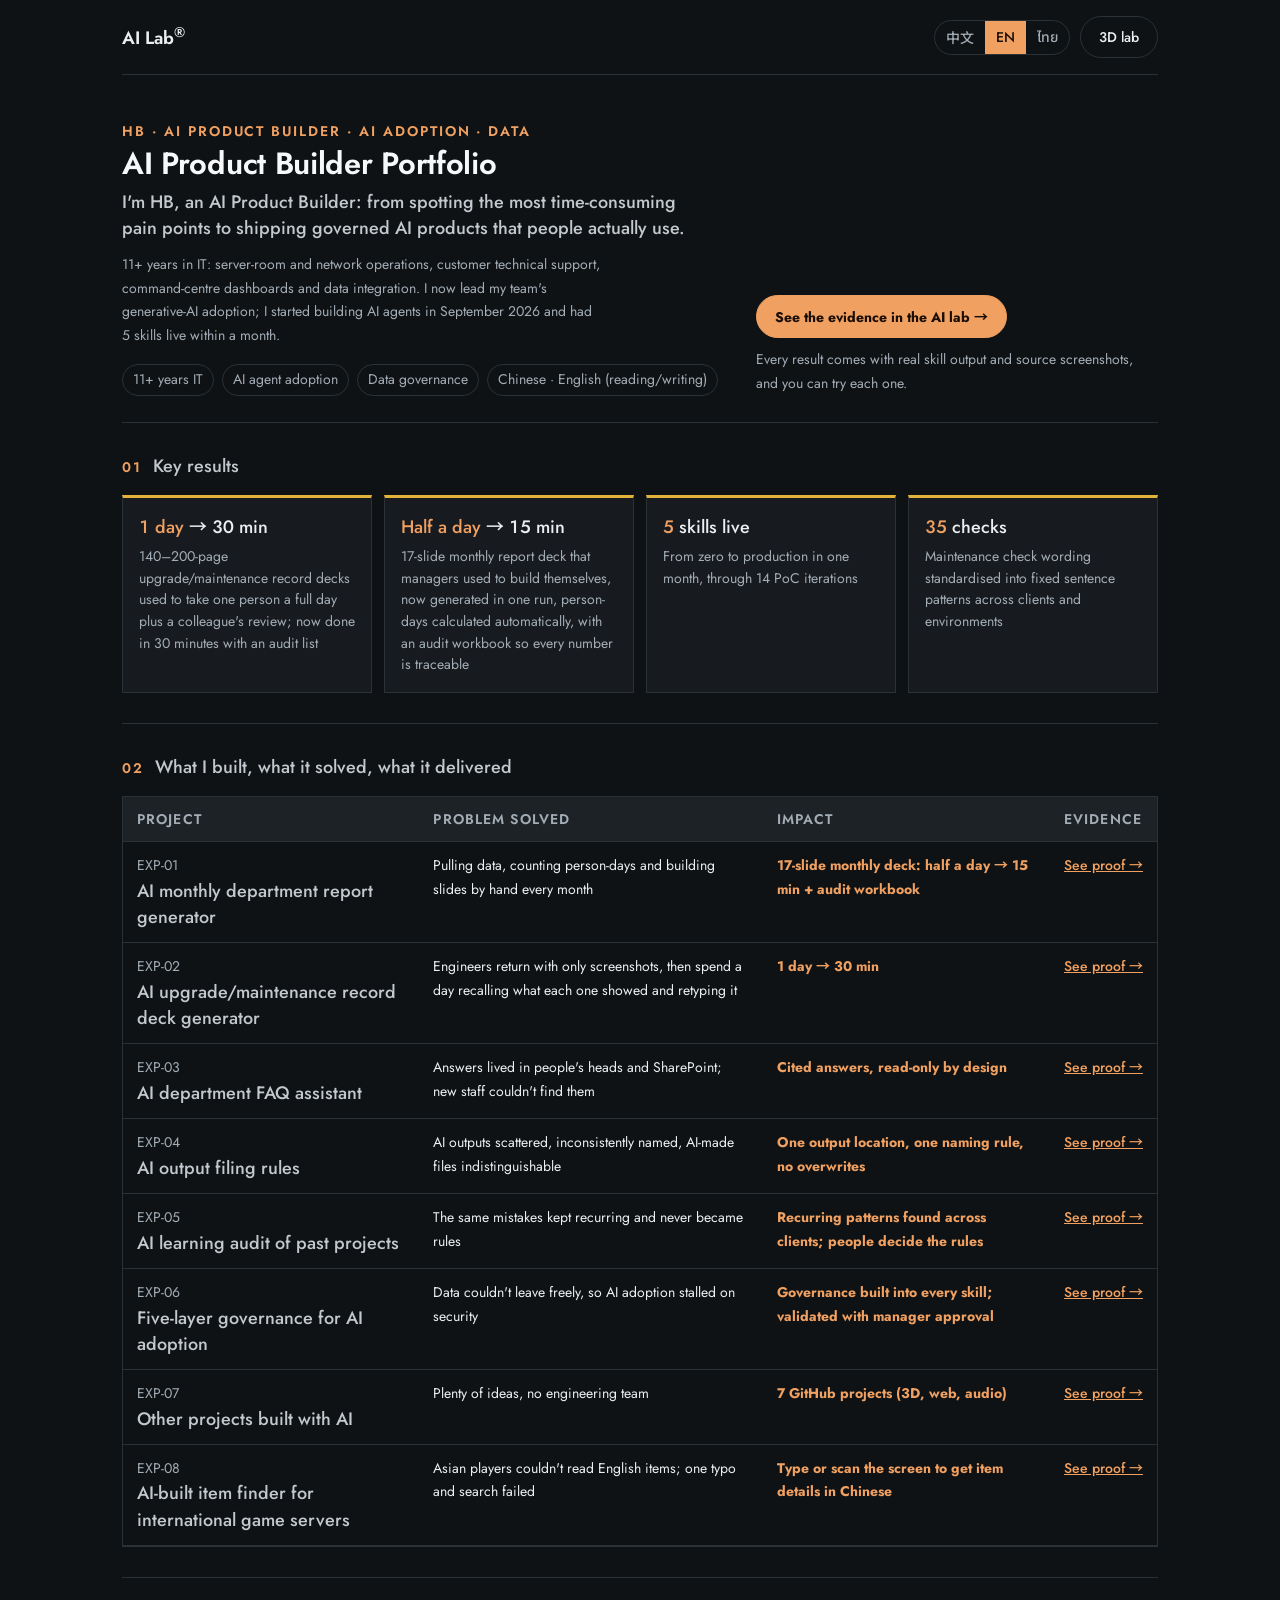
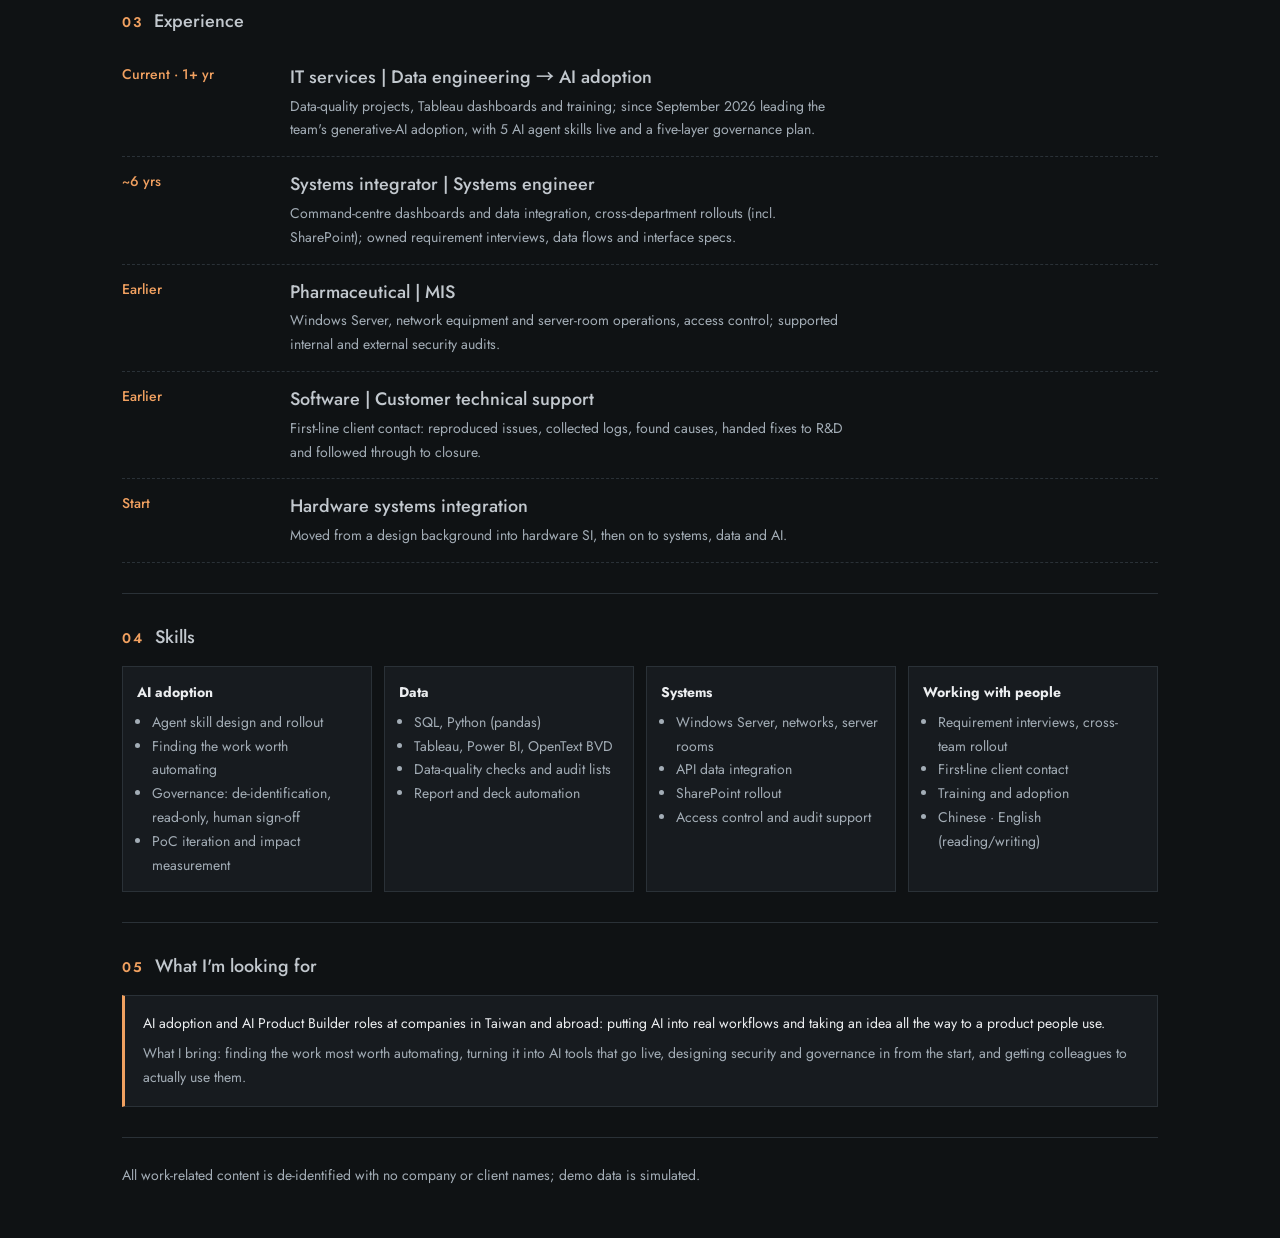
<file: profile.html>
<!DOCTYPE html>
<html lang="zh-Hant">
<head>
<meta charset="utf-8">
<meta name="viewport" content="width=device-width, initial-scale=1">
<title>HB · AI Product Builder 作品集</title>
<link rel="preconnect" href="https://fonts.googleapis.com">
<link rel="preconnect" href="https://fonts.gstatic.com" crossorigin>
<link href="https://fonts.googleapis.com/css2?family=Jost:wght@200;300;400;500;600;700;800;900&family=Noto+Sans+TC:wght@300;400;500;700;900&family=Noto+Sans+Thai:wght@300;400;500;700&display=swap" rel="stylesheet">
<script src="i18n.js"></script>
<style>
/* One-page overview: who, what, impact, proof. Industrial palette matching the 3D lab. */
:root{
  --bg:#0F1214;--panel:#171B1F;--panel2:#1D2227;--ink:#ECEEF0;--ink2:#A3ADB6;--line:#2A3137;
  --amber:#F0A060;--yellow:#E2B33B;--ok:#5CC58C;
  --display:"Jost","Noto Sans TC","Noto Sans Thai","PingFang TC","Microsoft JhengHei",sans-serif;--body:"Jost","Noto Sans TC","Noto Sans Thai","PingFang TC","Microsoft JhengHei",sans-serif;--mono:"Jost","Noto Sans TC","Noto Sans Thai","PingFang TC","Microsoft JhengHei",sans-serif;
  color-scheme:dark;
}
*{box-sizing:border-box}html,body{margin:0}
body{background:var(--bg);color:var(--ink);font:16px/1.7 var(--body)}
a{color:var(--amber)}
.wrap{max-width:1080px;margin:0 auto;padding:0 22px}
.top{display:flex;justify-content:space-between;align-items:center;gap:12px;padding:16px 0;border-bottom:1px solid var(--line)}
.top .logo{font:600 18px var(--display);text-decoration:none;color:var(--ink)}
.top .r{display:flex;gap:10px;align-items:center}
.langsw{display:inline-flex;border:1px solid var(--line);border-radius:999px;overflow:hidden}
.langsw button{background:none;border:none;color:var(--ink2);font:500 12px var(--display);padding:6px 11px;cursor:pointer}
.langsw button[aria-pressed="true"]{background:var(--amber);color:#1A0D06}
.btn{display:inline-flex;align-items:center;gap:8px;padding:10px 18px;border-radius:999px;border:1px solid var(--line);color:var(--ink);text-decoration:none;font:500 14px var(--body)}
.btn.solid{background:var(--amber);border-color:var(--amber);color:#1A0D06;font-weight:700}
.hero{padding:46px 0 26px;display:grid;grid-template-columns:minmax(0,3fr) minmax(0,2fr);gap:30px;align-items:end}
@media (max-width:820px){.hero{grid-template-columns:1fr}}
.k{font:600 12px var(--mono);letter-spacing:.14em;color:var(--amber);text-transform:uppercase}
h1{font:300 clamp(42px,6vw,72px)/1.05 var(--display);margin:.15em 0 .2em;letter-spacing:-.01em}
.role{font:500 clamp(18px,2.2vw,22px)/1.5 var(--body);margin:0 0 12px;text-wrap:balance}
.lede{color:var(--ink2);max-width:60ch;margin:0}
.chips{display:flex;flex-wrap:wrap;gap:8px;margin-top:16px}
.chip{font-size:13px;padding:3px 10px;border:1px solid var(--line);border-radius:999px;color:var(--ink2)}
.cta{display:flex;flex-direction:column;gap:10px;align-items:flex-start}
.cta p{margin:0;font-size:13px;color:var(--ink2)}
section{padding:30px 0;border-top:1px solid var(--line)}
h2{font:500 22px var(--body);margin:0 0 16px;display:flex;gap:12px;align-items:baseline}
h2 small{font:600 12px var(--mono);color:var(--amber);letter-spacing:.12em}
.tiles{display:grid;grid-template-columns:repeat(4,minmax(0,1fr));gap:12px}
@media (max-width:820px){.tiles{grid-template-columns:repeat(2,minmax(0,1fr))}}
.tile{background:var(--panel);border:1px solid var(--line);border-top:3px solid var(--yellow);padding:16px}
.tile strong{display:block;font:500 clamp(26px,3vw,34px)/1.15 var(--display);color:var(--ink);font-variant-numeric:tabular-nums}
.tile strong em{font-style:normal;color:var(--amber)}
.tile span{display:block;margin-top:6px;font-size:14px;color:var(--ink2);line-height:1.55}
.tbl{overflow-x:auto;border:1px solid var(--line)}
table{border-collapse:collapse;width:100%;min-width:760px;font-size:14.5px}
th,td{padding:12px 14px;border-bottom:1px solid var(--line);text-align:left;vertical-align:top}
th{background:var(--panel2);font:600 12px var(--mono);letter-spacing:.08em;color:var(--ink2);text-transform:uppercase}
td.case b{display:block;font-size:15.5px}td.case small{color:var(--ink2);font:12px var(--mono)}
td.gain{color:var(--amber);font-weight:700;white-space:normal;min-width:160px}
td.ev a{white-space:nowrap;font-weight:500}
.tl{display:flex;flex-direction:column;gap:0}
.tl .it{display:grid;grid-template-columns:150px minmax(0,1fr);gap:18px;padding:14px 0;border-bottom:1px dashed var(--line)}
@media (max-width:640px){.tl .it{grid-template-columns:1fr;gap:2px}}
.tl .when{font:500 14px var(--mono);color:var(--amber)}
.tl b{font-size:16px}.tl p{margin:4px 0 0;color:var(--ink2);font-size:14.5px;max-width:70ch}
.cols{display:grid;grid-template-columns:repeat(4,minmax(0,1fr));gap:12px}
@media (max-width:820px){.cols{grid-template-columns:repeat(2,minmax(0,1fr))}}
.col{background:var(--panel);border:1px solid var(--line);padding:14px}
.col b{display:block;margin-bottom:6px}.col ul{margin:0;padding-left:1.1em;color:var(--ink2);font-size:14px}
.target{background:var(--panel);border:1px solid var(--line);border-left:3px solid var(--amber);padding:16px 18px}
.target p{margin:0 0 6px}.target p:last-child{margin:0;color:var(--ink2);font-size:14.5px}
footer{padding:26px 0 50px;color:var(--ink2);font-size:13px;border-top:1px solid var(--line)}
a:focus-visible,button:focus-visible{outline:2px solid var(--amber);outline-offset:2px}
</style>
<link rel="stylesheet" href="type.css">
</head>
<body>
<div class="wrap">
  <header class="top"><a class="logo" href="index.html">AI Lab<sup>®</sup></a><div class="r"><span id="sw"></span><a class="btn" href="index.html" data-t="toLab"></a></div></header>

  <div class="hero">
    <div>
      <div class="k" data-t="k"></div>
      <h1 data-t="h1"></h1>
      <p class="role" data-t="role"></p>
      <p class="lede" data-t="lede"></p>
      <div class="chips" id="chips"></div>
    </div>
    <div class="cta"><a class="btn solid" href="index.html#room" data-t="ctaLab"></a><p data-t="ctaNote"></p></div>
  </div>

  <section><h2><small>01</small><span data-t="h.impact"></span></h2><div class="tiles" id="tiles"></div></section>
  <section><h2><small>02</small><span data-t="h.cases"></span></h2><div class="tbl"><table><thead><tr><th data-t="th.case"></th><th data-t="th.pain"></th><th data-t="th.gain"></th><th data-t="th.ev"></th></tr></thead><tbody id="rows"></tbody></table></div></section>
  <section><h2><small>03</small><span data-t="h.tl"></span></h2><div class="tl" id="tl"></div></section>
  <section><h2><small>04</small><span data-t="h.skills"></span></h2><div class="cols" id="cols"></div></section>
  <section><h2><small>05</small><span data-t="h.target"></span></h2><div class="target"><p data-t="target1"></p><p data-t="target2"></p></div></section>
  <footer data-t="foot"></footer>
</div>
<script>
const L=(window.I18N&&I18N.lang)||"zh";
const T={
 k:{zh:"HB · AI Product Builder · AI 導入 · 資料",en:"HB · AI Product Builder · AI adoption · Data",th:"HB · AI Product Builder · การนำ AI มาใช้ · ข้อมูล"},
 h1:{zh:"AI Product Builder 作品集",en:"AI Product Builder Portfolio",th:"พอร์ตโฟลิโอ AI Product Builder"},
 role:{zh:"我是 HB，一位 AI Product Builder：從找出最耗工的痛點，到做成可上線、可治理、真的有人在用的 AI 產品。",en:"I'm HB, an AI Product Builder: from spotting the most time-consuming pain points to shipping governed AI products that people actually use.",th:"ผมชื่อ HB เป็น AI Product Builder: ตั้งแต่หาจุดที่เสียเวลาที่สุด ไปจนถึงส่งมอบผลิตภัณฑ์ AI ที่ใช้งานจริง กำกับดูแลได้ และมีคนใช้จริง"},
 lede:{zh:"超過 11 年 IT 資歷，做過機房與網路維運、客戶技術窗口、戰情室儀表板與資料整合，現在負責團隊的生成式 AI 導入。2026 年 9 月開始做 AI Agent，一個月內讓 5 支 Skill 上線。",en:"11+ years in IT: server-room and network operations, customer technical support, command-centre dashboards and data integration. I now lead my team's generative-AI adoption; I started building AI agents in September 2026 and had 5 skills live within a month.",th:"ประสบการณ์ไอทีมากกว่า 11 ปี ทั้งดูแลห้องเซิร์ฟเวอร์และเครือข่าย ผู้ประสานงานเทคนิคกับลูกค้า แดชบอร์ดศูนย์บัญชาการ และการเชื่อมต่อข้อมูล ปัจจุบันรับผิดชอบการนำ Generative AI มาใช้ในทีม เริ่มสร้าง AI Agent ในเดือนกันยายน 2026 และใช้งานจริงได้ 5 Skill ภายในหนึ่งเดือน"},
 chips:{zh:["11+ 年 IT","AI Agent 導入","資料治理","中文・英文讀寫"],en:["11+ years IT","AI agent adoption","Data governance","Chinese · English (reading/writing)"],th:["ไอที 11+ ปี","นำ AI Agent มาใช้","กำกับดูแลข้อมูล","จีน · อังกฤษ (อ่าน/เขียน)"]},
 toLab:{zh:"3D 實驗室",en:"3D lab",th:"ห้องแล็บ 3D"},
 ctaLab:{zh:"進入 AI 實驗室看實際證據 →",en:"See the evidence in the AI lab →",th:"ดูหลักฐานในห้องแล็บ AI →"},
 ctaNote:{zh:"每個成果都附 Skill 實際產出的畫面與原始檔截圖，也可以直接操作。",en:"Every result comes with real skill output and source screenshots, and you can try each one.",th:"ทุกผลงานมีภาพผลลัพธ์จริงของ Skill และภาพไฟล์ต้นฉบับ และทดลองใช้งานได้"},
 "h.impact":{zh:"關鍵成果",en:"Key results",th:"ผลลัพธ์สำคัญ"},
 "h.cases":{zh:"做過什麼、解決什麼、效益在哪",en:"What I built, what it solved, what it delivered",th:"ทำอะไร แก้ปัญหาอะไร และได้ผลอย่างไร"},
 "th.case":{zh:"成果",en:"Project",th:"ผลงาน"},"th.pain":{zh:"解決的問題",en:"Problem solved",th:"ปัญหาที่แก้"},"th.gain":{zh:"效益",en:"Impact",th:"ผลลัพธ์"},"th.ev":{zh:"證據",en:"Evidence",th:"หลักฐาน"},
 "h.tl":{zh:"經歷",en:"Experience",th:"ประสบการณ์"},
 "h.skills":{zh:"能力",en:"Skills",th:"ทักษะ"},
 "h.target":{zh:"求職方向",en:"What I'm looking for",th:"ตำแหน่งที่มองหา"},
 target1:{zh:"國內外企業的 AI 導入與 AI Product Builder 相關職務：把 AI 用進真實工作流程，從一個想法做到可上線的產品。",en:"AI adoption and AI Product Builder roles at companies in Taiwan and abroad: putting AI into real workflows and taking an idea all the way to a product people use.",th:"ตำแหน่งด้านการนำ AI มาใช้และ AI Product Builder ในองค์กรทั้งในไต้หวันและต่างประเทศ: นำ AI เข้าสู่งานจริง และพาไอเดียไปจนเป็นผลิตภัณฑ์ที่ใช้งานได้"},
 target2:{zh:"能帶來的是：找出最值得自動化的作業、做成可上線的 AI 工具、同時把資安與治理設計進去，並推動同事真的用起來。",en:"What I bring: finding the work most worth automating, turning it into AI tools that go live, designing security and governance in from the start, and getting colleagues to actually use them.",th:"สิ่งที่ผมนำมาได้: ค้นหางานที่คุ้มค่าที่สุดในการทำให้อัตโนมัติ สร้างเป็นเครื่องมือ AI ที่ใช้งานจริง ออกแบบความปลอดภัยและการกำกับดูแลตั้งแต่ต้น และผลักดันให้เพื่อนร่วมงานใช้งานจริง"},
 foot:{zh:"所有工作相關內容均已去識別化，不含公司與客戶名稱；展示資料為模擬資料。",en:"All work-related content is de-identified with no company or client names; demo data is simulated.",th:"เนื้อหาที่เกี่ยวกับงานทั้งหมดปกปิดตัวตนแล้ว ไม่มีชื่อบริษัทหรือลูกค้า ข้อมูลสาธิตเป็นข้อมูลจำลอง"},
 ev:{zh:"看證據 →",en:"See proof →",th:"ดูหลักฐาน →"}
};
const t=k=>(T[k]&&(T[k][L]||T[k].zh))||k;
const TILES={
 zh:[["<em>1 天</em> → 30 分鐘","140–200 頁的升級／保養紀錄簡報，原本一人整天製作再請同事核對，現在半小時完成並附核對明細"],["<em>半天</em> → 15 分鐘","主管自己整理的 17 頁月會簡報一次產出，人天自動計算，附核對明細 Excel，每個數字可回查"],["<em>5 支</em> Skill","一個月內從零到上線，經過 14 版 PoC 迭代"],["<em>35 項</em>","保養檢查寫法統一成標準句型，跨客戶、跨環境一致"]],
 en:[["<em>1 day</em> → 30 min","140–200-page upgrade/maintenance record decks used to take one person a full day plus a colleague's review; now done in 30 minutes with an audit list"],["<em>Half a day</em> → 15 min","17-slide monthly report deck that managers used to build themselves, now generated in one run, person-days calculated automatically, with an audit workbook so every number is traceable"],["<em>5</em> skills live","From zero to production in one month, through 14 PoC iterations"],["<em>35</em> checks","Maintenance check wording standardised into fixed sentence patterns across clients and environments"]],
 th:[["<em>1 วัน</em> → 30 นาที","สไลด์บันทึกอัปเกรด/บำรุงรักษา 140–200 หน้า เดิมใช้คนหนึ่งคนทั้งวันและให้เพื่อนตรวจ ตอนนี้เสร็จใน 30 นาทีพร้อมรายการตรวจสอบ"],["<em>ครึ่งวัน</em> → 15 นาที","สไลด์รายงานประจำเดือน 17 หน้าที่หัวหน้าเคยทำเอง สร้างในครั้งเดียว คำนวณ man-day อัตโนมัติ พร้อม Excel ตรวจสอบให้ย้อนดูทุกตัวเลขได้"],["<em>5</em> Skill","จากศูนย์ถึงใช้งานจริงในหนึ่งเดือน ผ่าน PoC 14 รอบ"],["<em>35</em> รายการ","ปรับการเขียนรายการตรวจบำรุงรักษาเป็นรูปแบบมาตรฐานเดียวกันทุกลูกค้าและทุกสภาพแวดล้อม"]]
};
const ROWS={
 zh:[["manual","AI 升級／保養紀錄簡報產生器","現場只帶截圖回來，回公司要回想每張圖在做什麼、再手打或剪貼舊簡報，一份一整天","1 天 → 30 分鐘"],
     ["report","AI 部門月會報告產生器","每月手動撈資料、算人天、逐頁排簡報","17 頁月報簡報：半天 → 15 分鐘＋核對明細"],
     ["gov","AI 導入的五層治理","資料不能隨意外送，AI 導入卡在資安","治理寫進每支 Skill，主管同意下完成驗證"],
     ["kb","AI 部門 FAQ 問答助手","答案散在同事腦中與 SharePoint，新人找不到","有出處的回答，只讀不寫"],
     ["cases","AI 歷史案子學習稽核","同樣的錯誤反覆發生，經驗沒變成規則","跨客戶找出重複模式，規則由人決定"],
     ["maint","AI 產出檔案存放規範","AI 產出散落、命名不一、分不出是否 AI 生成","單一出口、統一命名、不覆蓋"],
     ["ocr","AI 協作開發的國際服道具辨識工具","亞洲玩家看不懂英文道具，拼錯就查不到","打字或掃描畫面都能查到中文資料"],
     ["build","用 AI 開發的其他作品","想法多但沒有工程團隊","7 個 GitHub 專案（3D、網頁、音效）"]],
 en:[["manual","AI upgrade/maintenance record deck generator","Engineers return with only screenshots, then spend a day recalling what each one showed and retyping it","1 day → 30 min"],
     ["report","AI monthly department report generator","Pulling data, counting person-days and building slides by hand every month","17-slide monthly deck: half a day → 15 min + audit workbook"],
     ["gov","Five-layer governance for AI adoption","Data couldn't leave freely, so AI adoption stalled on security","Governance built into every skill; validated with manager approval"],
     ["kb","AI department FAQ assistant","Answers lived in people's heads and SharePoint; new staff couldn't find them","Cited answers, read-only by design"],
     ["cases","AI learning audit of past projects","The same mistakes kept recurring and never became rules","Recurring patterns found across clients; people decide the rules"],
     ["maint","AI output filing rules","AI outputs scattered, inconsistently named, AI-made files indistinguishable","One output location, one naming rule, no overwrites"],
     ["ocr","AI-built item finder for international game servers","Asian players couldn't read English items; one typo and search failed","Type or scan the screen to get item details in Chinese"],
     ["build","Other projects built with AI","Plenty of ideas, no engineering team","7 GitHub projects (3D, web, audio)"]],
 th:[["manual","ตัวสร้างสไลด์บันทึกอัปเกรด/บำรุงรักษาด้วย AI","กลับมาพร้อมภาพหน้าจออย่างเดียว ต้องนึกว่าแต่ละภาพทำอะไรแล้วพิมพ์ใหม่ ใช้เวลาทั้งวัน","1 วัน → 30 นาที"],
     ["report","ตัวสร้างรายงานประชุมประจำเดือนด้วย AI","ต้องดึงข้อมูล คำนวณ man-day และทำสไลด์เองทุกเดือน","สไลด์รายงาน 17 หน้า: ครึ่งวัน → 15 นาที + Excel ตรวจสอบ"],
     ["gov","การกำกับดูแล 5 ชั้นสำหรับการนำ AI มาใช้","ส่งข้อมูลออกไม่ได้ การนำ AI มาใช้ติดเรื่องความปลอดภัย","ฝังการกำกับดูแลในทุก Skill และทดสอบภายใต้การอนุมัติของหัวหน้า"],
     ["kb","ผู้ช่วย AI ตอบคำถาม FAQ ของแผนก","คำตอบอยู่ในหัวคนและ SharePoint พนักงานใหม่หาไม่เจอ","ตอบพร้อมแหล่งที่มา อ่านอย่างเดียว"],
     ["cases","AI ตรวจสอบเพื่อเรียนรู้จากโปรเจกต์ในอดีต","ความผิดพลาดเดิมเกิดซ้ำและไม่กลายเป็นกฎ","พบรูปแบบซ้ำข้ามลูกค้า ให้คนตัดสินใจเรื่องกฎ"],
     ["maint","กฎการจัดเก็บไฟล์ที่สร้างด้วย AI","ไฟล์ AI กระจัดกระจาย ชื่อไม่เหมือนกัน แยกไม่ออกว่า AI สร้าง","จุดจัดเก็บเดียว ตั้งชื่อแบบเดียว ไม่เขียนทับ"],
     ["ocr","ตัวช่วยค้นหาไอเท็มเซิร์ฟเวอร์อินเตอร์ที่พัฒนาด้วย AI","ผู้เล่นเอเชียอ่านไอเท็มภาษาอังกฤษไม่ออก พิมพ์ผิดก็ค้นไม่เจอ","พิมพ์หรือสแกนหน้าจอเพื่อดูข้อมูลภาษาจีน"],
     ["build","ผลงานอื่นที่พัฒนาด้วย AI","มีไอเดียมากแต่ไม่มีทีมวิศวกร","7 โปรเจกต์บน GitHub (3D, เว็บ, เสียง)"]]
};
const TL={
 zh:[["現職 · 1 年多","IT 服務業｜資料工程 → AI 導入","資料品質檢核專案、Tableau 儀表板與教育訓練；2026 年 9 月起負責團隊的生成式 AI 導入，5 支 AI Agent Skill 上線並規劃五層治理。"],
     ["約 6 年","系統整合業｜系統工程師","戰情室儀表板開發與資料串接，跨部門系統導入（含 SharePoint），負責需求訪談、資料流與介接格式定義。"],
     ["更早","醫藥業｜MIS","Windows Server、網路設備與機房維運，權限控管；協助內外部資安稽核與改善。"],
     ["更早","軟體業｜客戶技術支援","客戶第一線窗口：重現問題、收集 log、釐清原因交研發修正並追蹤到結案。"],
     ["起點","硬體系統整合","從設計背景轉入硬體 SI，之後一路走向系統、數據與 AI。"]],
 en:[["Current · 1+ yr","IT services | Data engineering → AI adoption","Data-quality projects, Tableau dashboards and training; since September 2026 leading the team's generative-AI adoption, with 5 AI agent skills live and a five-layer governance plan."],
     ["~6 yrs","Systems integrator | Systems engineer","Command-centre dashboards and data integration, cross-department rollouts (incl. SharePoint); owned requirement interviews, data flows and interface specs."],
     ["Earlier","Pharmaceutical | MIS","Windows Server, network equipment and server-room operations, access control; supported internal and external security audits."],
     ["Earlier","Software | Customer technical support","First-line client contact: reproduced issues, collected logs, found causes, handed fixes to R&D and followed through to closure."],
     ["Start","Hardware systems integration","Moved from a design background into hardware SI, then on to systems, data and AI."]],
 th:[["ปัจจุบัน · 1 ปีกว่า","ธุรกิจบริการไอที | วิศวกรข้อมูล → การนำ AI มาใช้","โปรเจกต์ตรวจคุณภาพข้อมูล แดชบอร์ด Tableau และการอบรม ตั้งแต่กันยายน 2026 รับผิดชอบการนำ Generative AI มาใช้ในทีม มี AI Agent Skill ใช้งานจริง 5 ตัว และวางแผนการกำกับดูแล 5 ชั้น"],
     ["ประมาณ 6 ปี","บูรณาการระบบ | วิศวกรระบบ","พัฒนาแดชบอร์ดศูนย์บัญชาการและเชื่อมต่อข้อมูล นำระบบเข้าใช้ข้ามแผนก (รวม SharePoint) รับผิดชอบการเก็บความต้องการ กำหนดการไหลของข้อมูลและรูปแบบการเชื่อมต่อ"],
     ["ก่อนหน้า","ธุรกิจยา | MIS","ดูแล Windows Server อุปกรณ์เครือข่ายและห้องเซิร์ฟเวอร์ ควบคุมสิทธิ์ สนับสนุนการตรวจสอบความปลอดภัยภายในและภายนอก"],
     ["ก่อนหน้า","ธุรกิจซอฟต์แวร์ | ซัพพอร์ตเทคนิคลูกค้า","ผู้ติดต่อด่านแรกของลูกค้า: จำลองปัญหา เก็บ log หาสาเหตุ ส่งให้ R&D แก้ไข และติดตามจนปิดงาน"],
     ["จุดเริ่มต้น","บูรณาการระบบฮาร์ดแวร์","จากพื้นฐานด้านการออกแบบสู่งาน SI ฮาร์ดแวร์ แล้วต่อไปยังระบบ ข้อมูล และ AI"]]
};
const COLS={
 zh:[["AI 導入",["Agent Skill 設計與上線","需求盤點、找出值得自動化的作業","治理：去識別化、只讀、人工確認","PoC 迭代與成效量測"]],["資料",["SQL、Python（pandas）","Tableau、Power BI、OpenText BVD","資料品質檢核與核對明細","報表與簡報自動化"]],["系統",["Windows Server、網路、機房維運","API 資料串接","SharePoint 導入","權限控管與稽核支援"]],["協作",["需求訪談與跨部門導入","客戶第一線窗口","教育訓練與推廣","中文・英文讀寫"]]],
 en:[["AI adoption",["Agent skill design and rollout","Finding the work worth automating","Governance: de-identification, read-only, human sign-off","PoC iteration and impact measurement"]],["Data",["SQL, Python (pandas)","Tableau, Power BI, OpenText BVD","Data-quality checks and audit lists","Report and deck automation"]],["Systems",["Windows Server, networks, server rooms","API data integration","SharePoint rollout","Access control and audit support"]],["Working with people",["Requirement interviews, cross-team rollout","First-line client contact","Training and adoption","Chinese · English (reading/writing)"]]],
 th:[["การนำ AI มาใช้",["ออกแบบและเปิดใช้ Agent Skill","ค้นหางานที่ควรทำให้อัตโนมัติ","กำกับดูแล: ปกปิดข้อมูล อ่านอย่างเดียว ให้คนยืนยัน","ทำ PoC ซ้ำและวัดผล"]],["ข้อมูล",["SQL, Python (pandas)","Tableau, Power BI, OpenText BVD","ตรวจคุณภาพข้อมูลและรายการตรวจสอบ","ทำรายงานและสไลด์อัตโนมัติ"]],["ระบบ",["Windows Server เครือข่าย ห้องเซิร์ฟเวอร์","เชื่อมต่อข้อมูลผ่าน API","นำ SharePoint มาใช้","ควบคุมสิทธิ์และสนับสนุนการตรวจสอบ"]],["การทำงานร่วมกัน",["เก็บความต้องการและนำระบบใช้ข้ามแผนก","ผู้ติดต่อด่านแรกกับลูกค้า","อบรมและผลักดันการใช้งาน","จีน · อังกฤษ (อ่าน/เขียน)"]]]
};
const pick=o=>o[L]||o.zh;
document.querySelectorAll("[data-t]").forEach(el=>el.innerHTML=t(el.dataset.t));
document.getElementById("chips").innerHTML=pick(T.chips).map(c=>`<span class="chip">${c}</span>`).join("");
document.getElementById("tiles").innerHTML=pick(TILES).map(([a,b])=>`<div class="tile"><strong>${a}</strong><span>${b}</span></div>`).join("");
document.getElementById("rows").innerHTML=pick(ROWS).slice().sort((a,b)=>["report","manual","kb","maint","cases","gov","build","ocr"].indexOf(a[0])-["report","manual","kb","maint","cases","gov","build","ocr"].indexOf(b[0])).map(([id,n,p,g],i)=>`<tr><td class="case"><small>${"EXP-0"+(["report","manual","kb","maint","cases","gov","build","ocr"].indexOf(id)+1)}</small><b>${n}</b></td><td>${p}</td><td class="gain">${g}</td><td class="ev"><a href="index.html#${id}">${t("ev")}</a></td></tr>`).join("");
document.getElementById("tl").innerHTML=pick(TL).map(([w,h,d])=>`<div class="it"><div class="when">${w}</div><div><b>${h}</b><p>${d}</p></div></div>`).join("");
document.getElementById("cols").innerHTML=pick(COLS).map(([h,list])=>`<div class="col"><b>${h}</b><ul>${list.map(x=>`<li>${x}</li>`).join("")}</ul></div>`).join("");
document.getElementById("sw").innerHTML=I18N.switcher();
document.title=`HB · ${t("k")}`;
</script>
</body>
</html>
</file>
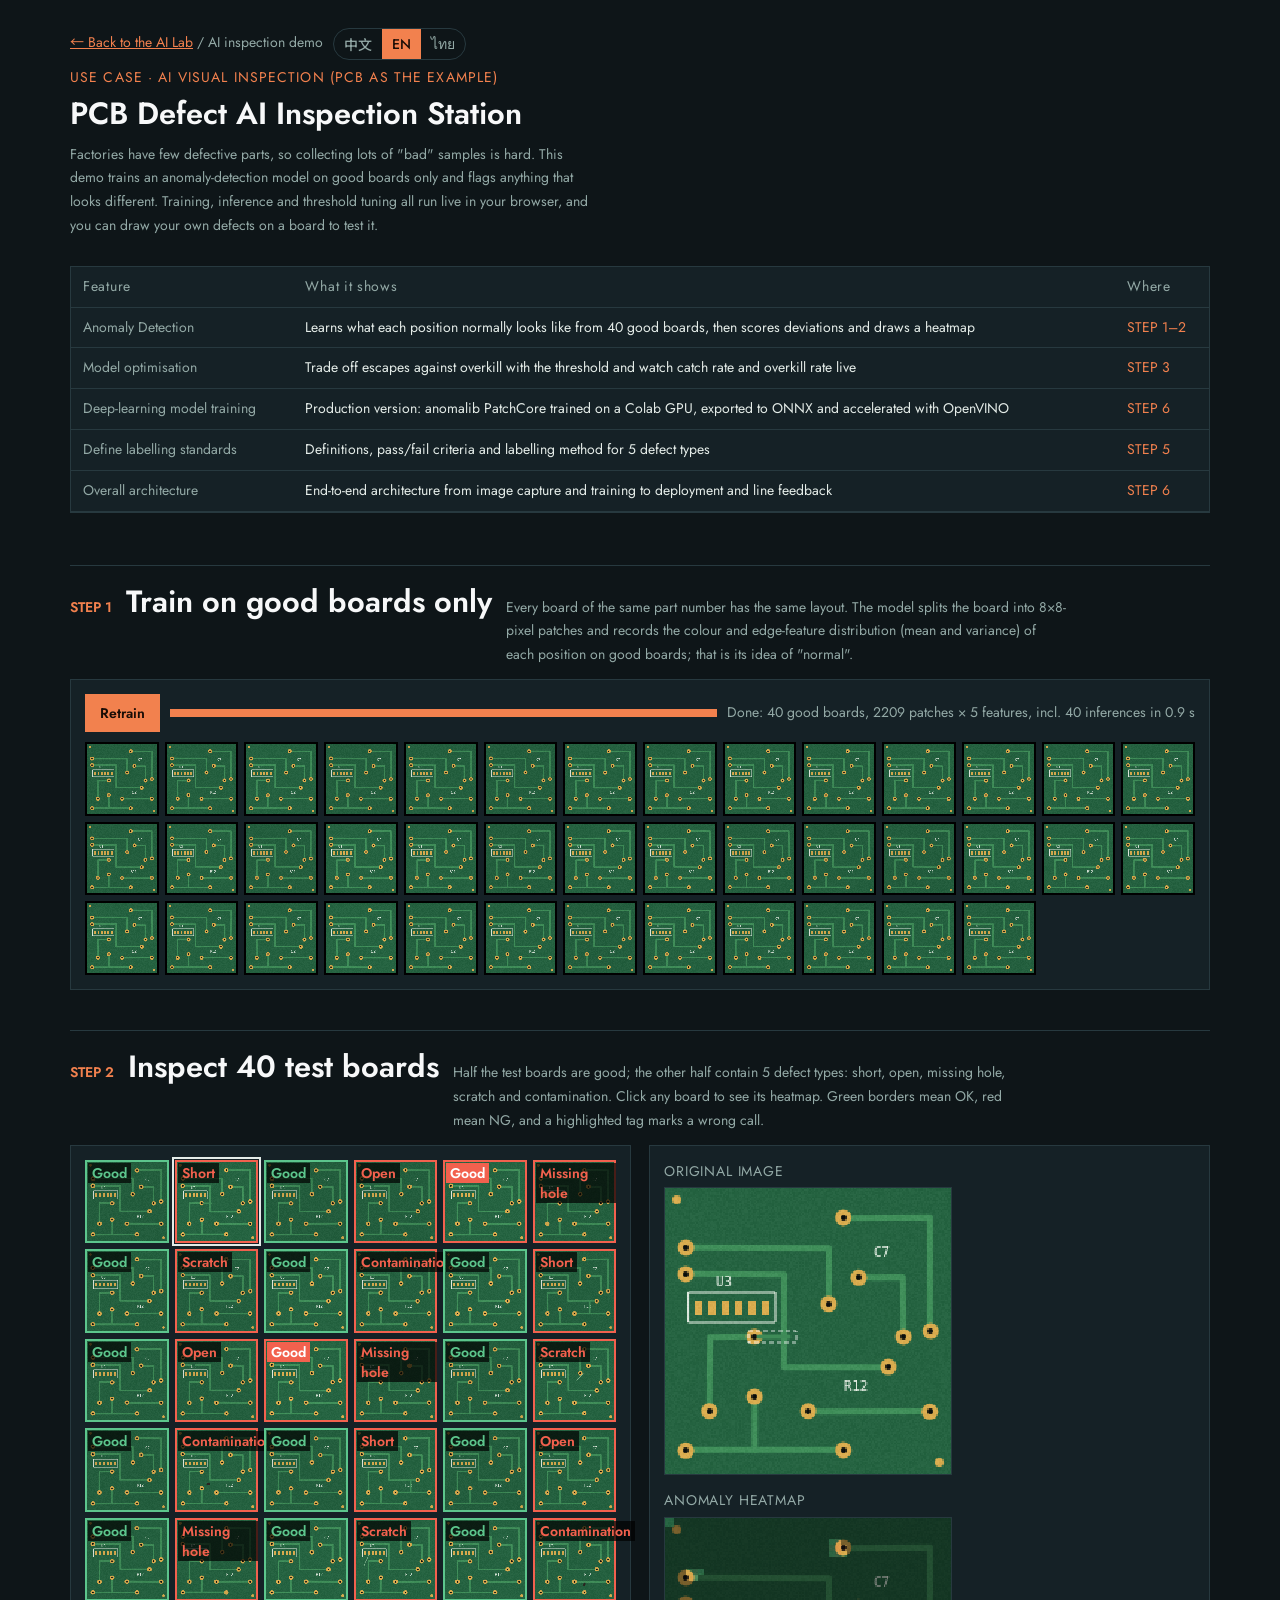
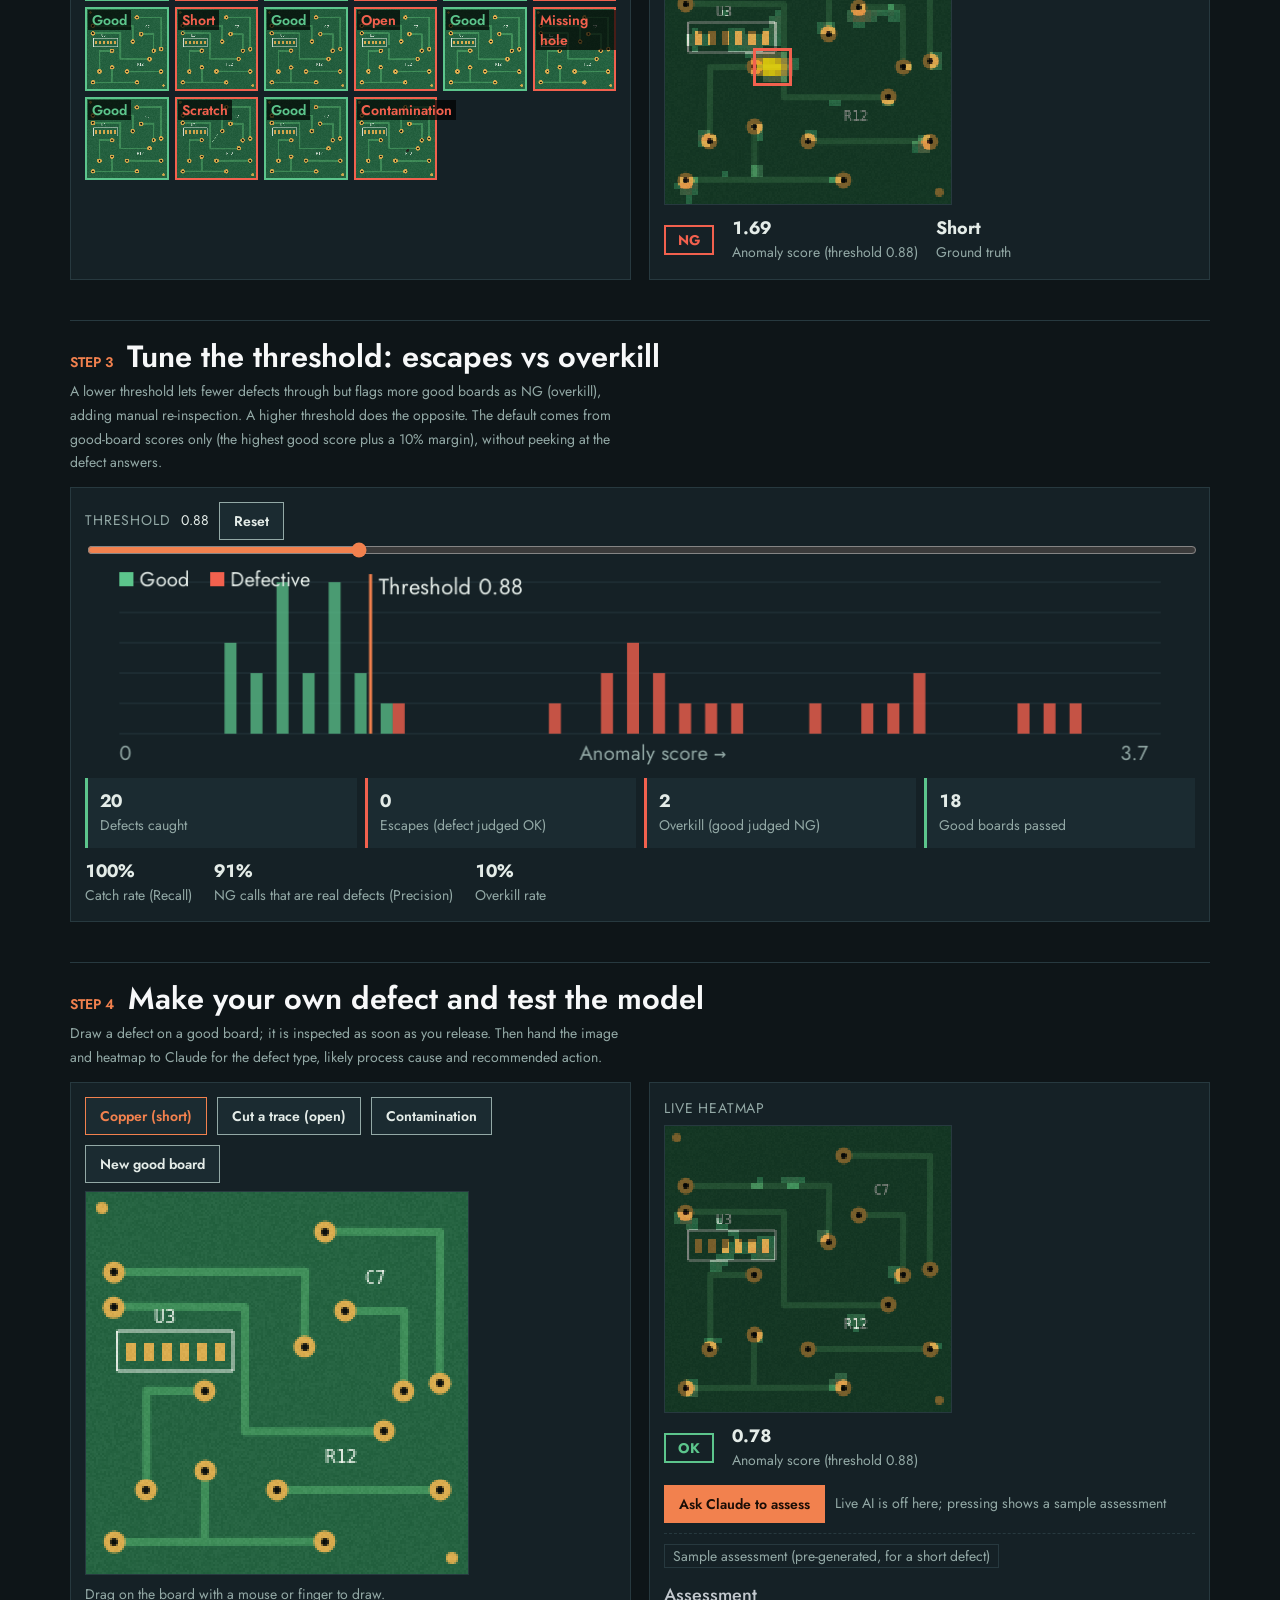
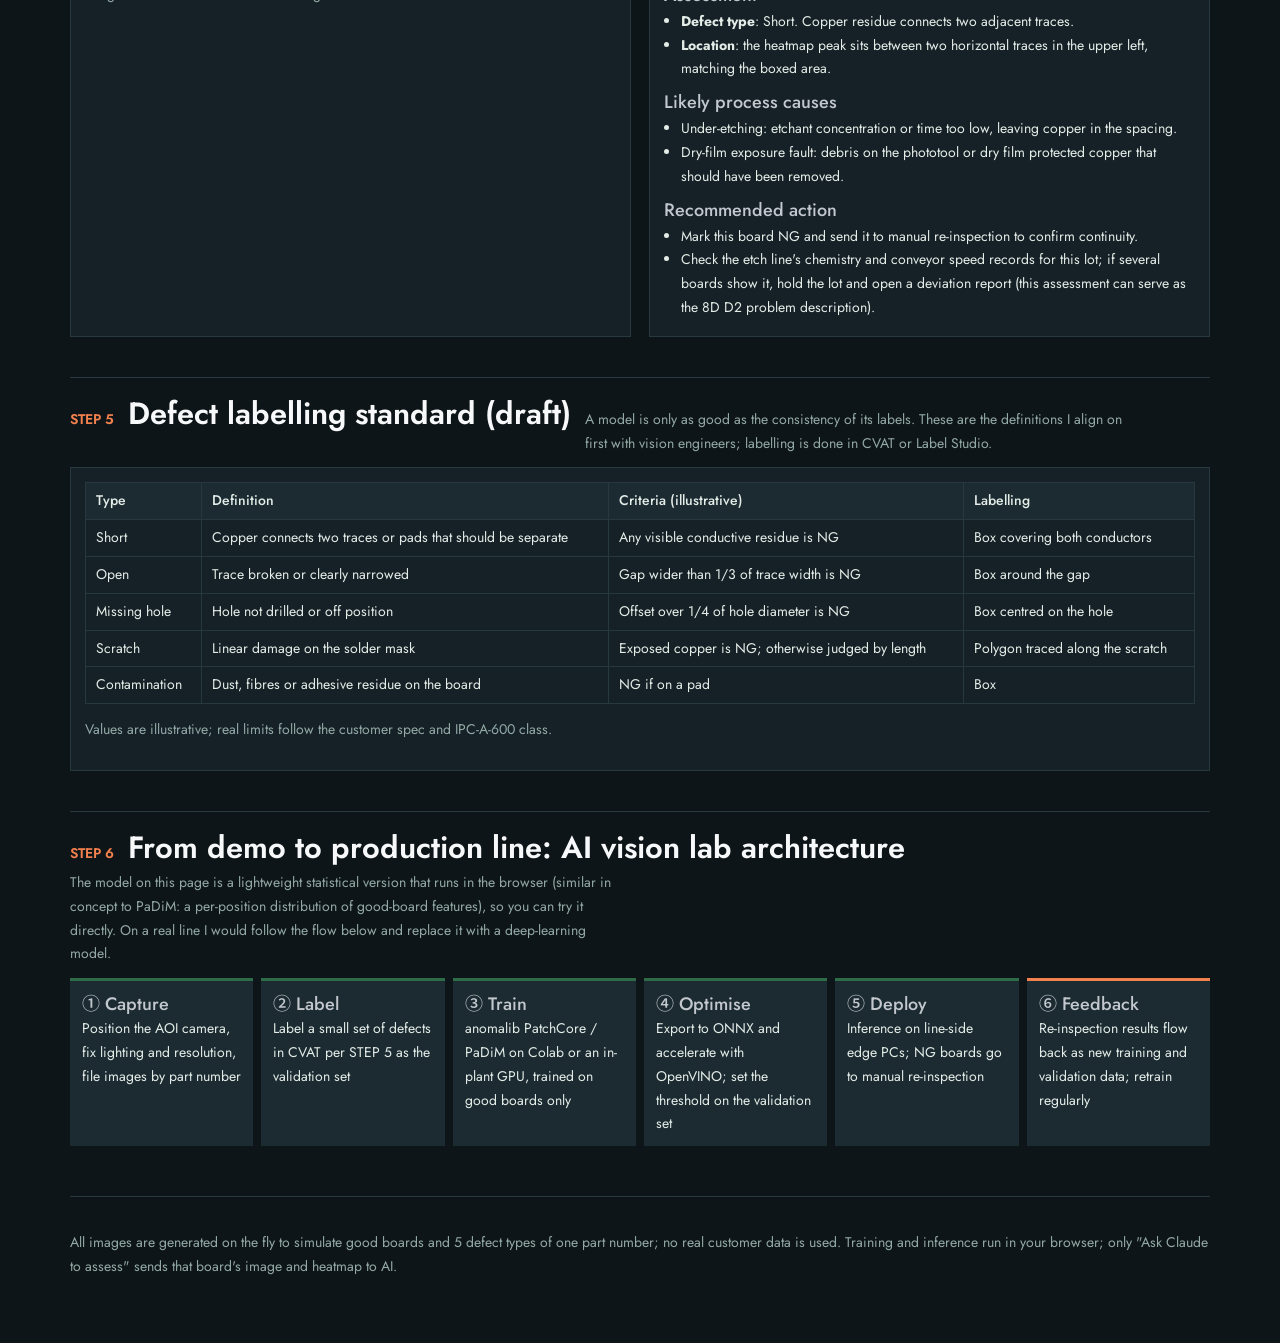
<file: vision.html>
<!DOCTYPE html>
<html lang="zh-Hant">
<head>
<meta charset="utf-8">
<meta name="viewport" content="width=device-width, initial-scale=1">
<title>PCB 瑕疵 AI 檢測站</title>
<link rel="preconnect" href="https://fonts.googleapis.com">
<link rel="preconnect" href="https://fonts.gstatic.com" crossorigin>
<link href="https://fonts.googleapis.com/css2?family=Jost:wght@200;300;400;500;600;700;800;900&family=Noto+Sans+TC:wght@300;400;500;700;900&family=Noto+Sans+Thai:wght@300;400;500;700&display=swap" rel="stylesheet">
<style>
/* Layout idea: an AOI inspection station console. Dark control-room surfaces,
   PCB green as the material, signal orange for anything rejected. Steps run top to bottom like a line. */
:root{
  --bg:#0E1518; --panel:#152126; --panel-2:#1B2B31; --ink:#E4ECE8; --ink-2:#93A9A6; --line:#27393F;
  --accent:#F2814E; --accent-ink:#1A0D06; --ok:#5CC58C; --ng:#F2614E; --pcb:#2E6B47;
  --display:"Jost","Noto Sans TC","Noto Sans Thai","PingFang TC","Microsoft JhengHei",sans-serif;
  --mono:"Jost","Noto Sans TC","Noto Sans Thai","PingFang TC","Microsoft JhengHei",sans-serif;
  color-scheme:dark;
}
*{box-sizing:border-box}
html,body{margin:0}
body{background:var(--bg);color:var(--ink);font-family:var(--display);font-size:16px;line-height:1.7}
a{color:var(--accent)}
.wrap{max-width:1180px;margin:0 auto;padding:0 20px}
.mono{font-family:var(--mono)}
.top{padding:28px 0 8px;display:flex;flex-direction:column;gap:6px}
.crumb{font-family:var(--mono);font-size:13px;color:var(--ink-2)}
.eyebrow{font-family:var(--mono);font-size:13px;letter-spacing:.08em;color:var(--accent);text-transform:uppercase}
h1{font-size:clamp(30px,4.4vw,46px);font-weight:900;line-height:1.2;margin:0;text-wrap:balance}
.lede{max-width:66ch;color:var(--ink-2);margin:4px 0 0}
.jd{margin:22px 0 4px;border:1px solid var(--line);background:var(--panel);overflow-x:auto}
.jd table{border-collapse:collapse;width:100%;font-size:14px;min-width:620px}
.jd th,.jd td{padding:8px 12px;border-bottom:1px solid var(--line);text-align:left;vertical-align:top}
.jd th{font-family:var(--mono);font-size:12px;color:var(--ink-2);font-weight:400;letter-spacing:.05em}
.jd td:first-child{color:var(--ink-2);font-family:var(--mono);white-space:nowrap}
.jd a{text-decoration:none;font-family:var(--mono);white-space:nowrap}
section.step{margin:40px 0;border-top:1px solid var(--line);padding-top:18px}
.step-head{display:flex;flex-wrap:wrap;align-items:baseline;gap:4px 14px;margin-bottom:12px}
.step-head .n{font-family:var(--mono);color:var(--accent);font-weight:600}
.step-head h2{margin:0;font-size:clamp(21px,2.6vw,26px);font-weight:900}
.step-head p{margin:0;color:var(--ink-2);font-size:15px;flex-basis:100%;max-width:70ch}
.card{background:var(--panel);border:1px solid var(--line);padding:14px}
.row{display:flex;flex-wrap:wrap;gap:10px;align-items:center}
.grid2{display:grid;grid-template-columns:minmax(0,1fr) minmax(0,1fr);gap:18px}
@media (max-width:860px){.grid2{grid-template-columns:1fr}}
button{font:600 14px var(--display);cursor:pointer;border:1px solid var(--ink-2);background:var(--panel-2);color:var(--ink);padding:8px 14px}
button.primary{background:var(--accent);border-color:var(--accent);color:var(--accent-ink)}
button[aria-pressed="true"]{border-color:var(--accent);color:var(--accent)}
button:disabled{opacity:.45;cursor:not-allowed}
button:focus-visible,input:focus-visible{outline:2px solid var(--accent);outline-offset:2px}
.hint{font-size:13px;color:var(--ink-2)}
.label{font-family:var(--mono);font-size:12px;letter-spacing:.06em;color:var(--ink-2);text-transform:uppercase}
.thumbs{display:grid;grid-template-columns:repeat(auto-fill,minmax(72px,1fr));gap:6px}
.thumbs canvas{width:100%;height:auto;display:block;image-rendering:pixelated;border:2px solid transparent;cursor:pointer;background:#000}
.thumbs .t{position:relative}
.thumbs .t span{position:absolute;left:3px;top:3px;font:600 10px var(--mono);padding:0 4px;background:rgba(0,0,0,.7)}
.thumbs .t.ok canvas{border-color:var(--ok)}
.thumbs .t.ng canvas{border-color:var(--ng)}
.thumbs .t.sel canvas{outline:2px solid var(--ink);outline-offset:1px}
.thumbs .t span.ok{color:var(--ok)} .thumbs .t span.ng{color:var(--ng)}
.thumbs .t span.wrong{background:var(--ng);color:#fff}
.progress{height:8px;background:var(--panel-2);flex:1;min-width:160px}
.progress i{display:block;height:100%;width:0;background:var(--accent);transition:width .1s}
.viewer{display:flex;flex-wrap:wrap;gap:14px}
.viewer figure{margin:0;display:flex;flex-direction:column;gap:4px}
.viewer canvas{width:288px;max-width:100%;height:auto;image-rendering:pixelated;background:#000;border:1px solid var(--line)}
.verdict{display:flex;flex-wrap:wrap;gap:18px;align-items:center;margin-top:10px}
.pill{font:700 15px var(--mono);padding:3px 12px;border:2px solid}
.pill.ok{color:var(--ok);border-color:var(--ok)} .pill.ng{color:var(--ng);border-color:var(--ng)}
.kv{display:flex;flex-direction:column}
.kv strong{font-family:var(--mono);font-size:22px;font-variant-numeric:tabular-nums;line-height:1.2}
.kv small{color:var(--ink-2);font-size:12px}
.metrics{display:grid;grid-template-columns:repeat(4,minmax(0,1fr));gap:8px}
@media (max-width:600px){.metrics{grid-template-columns:repeat(2,minmax(0,1fr))}}
.metric{background:var(--panel-2);padding:10px 12px;border-left:3px solid var(--line)}
.metric strong{display:block;font-family:var(--mono);font-size:26px;font-variant-numeric:tabular-nums;line-height:1.2}
.metric small{color:var(--ink-2);font-size:13px}
.metric.bad{border-left-color:var(--ng)} .metric.good{border-left-color:var(--ok)}
input[type=range]{width:100%;accent-color:var(--accent)}
#hist{width:100%;height:auto;display:block}
.draw-wrap canvas{width:384px;max-width:100%;height:auto;image-rendering:pixelated;touch-action:none;cursor:crosshair;border:1px solid var(--line)}
.ai-out{min-height:110px;border-top:1px dashed var(--line);margin-top:10px;padding-top:10px;font-size:15px}
.ai-out .tag{display:inline-block;font:12px var(--mono);padding:1px 8px;border:1px solid var(--line);color:var(--ink-2);margin-bottom:6px}
.ai-out .tag.live{border-color:var(--ok);color:var(--ok)}
.ai-out h4{margin:8px 0 2px;font-size:15px}
.ai-out ul{margin:2px 0;padding-left:1.2em}
.ai-out p{margin:4px 0}
table.spec{border-collapse:collapse;width:100%;font-size:14px;min-width:560px}
table.spec th,table.spec td{border:1px solid var(--line);padding:6px 10px;text-align:left;vertical-align:top}
table.spec th{background:var(--panel-2);font-weight:500}
.scroll{overflow-x:auto}
.arch{display:flex;flex-wrap:wrap;gap:8px;align-items:stretch}
.arch div{flex:1 1 160px;background:var(--panel-2);border-top:3px solid var(--pcb);padding:10px 12px;font-size:14px}
.arch b{display:block;font-size:15px}
.arch div.here{border-top-color:var(--accent)}
footer{border-top:1px solid var(--line);margin-top:50px;padding:20px 0 50px;color:var(--ink-2);font-size:14px}
@media (prefers-reduced-motion: reduce){*{transition:none!important}}
</style>
<script src="i18n.js"></script>
<script src="vision-i18n.js"></script>
<script src="relay.js"></script>
<script src="vision-presets.js"></script>
<style>.langsw{display:inline-flex;border:1px solid var(--line);border-radius:999px;overflow:hidden;margin-left:10px;vertical-align:middle}.langsw button{background:none;border:none;color:var(--ink-2);font:500 12px "Jost","Noto Sans TC",sans-serif;padding:4px 10px;cursor:pointer}.langsw button[aria-pressed="true"]{background:var(--accent);color:var(--accent-ink)}</style>
<link rel="stylesheet" href="type.css">
</head>
<body>
<div class="wrap">
<header class="top">
  <div class="crumb"><a href="index.html#return">← 回到 AI 實驗室</a> <span>/ AI 檢測 Demo</span><span id="sw"></span></div>
  <div class="eyebrow">應用情境 · AI 視覺檢測（以 PCB 為例）</div>
  <h1>PCB 外觀瑕疵 AI 檢測站</h1>
  <p class="lede">工廠的瑕疵品很少，很難收集到大量「壞的」樣本。這個 Demo 只用良品訓練異常偵測模型，看到跟良品不一樣的地方就標出來。訓練、推論、門檻值調整都在你的瀏覽器裡即時運算，你也可以自己在板子上畫瑕疵來考它。</p>
  <div class="jd" role="region" aria-label="Demo 導覽">
    <table>
      <thead><tr><th>功能</th><th>說明</th><th>位置</th></tr></thead>
      <tbody>
        <tr><td>Anomaly Detection</td><td>只用 40 片良品學習每個位置的正常樣貌，推論時計算偏離程度並畫成熱力圖</td><td><a href="#train">STEP 1–2</a></td></tr>
        <tr><td>模型優化</td><td>用門檻值在「漏放」和「過殺」之間取捨，即時看攔截率與過殺率</td><td><a href="#tune">STEP 3</a></td></tr>
        <tr><td>深度學習模型訓練</td><td>正式版用 anomalib 的 PatchCore 在 Colab GPU 訓練，匯出 ONNX、用 OpenVINO 加速</td><td><a href="#arch">STEP 6</a></td></tr>
        <tr><td>定義標註規範</td><td>5 類瑕疵的定義、判定標準與標註方式</td><td><a href="#spec">STEP 5</a></td></tr>
        <tr><td>整體架構</td><td>從取像、訓練、部署到產線回饋的完整架構</td><td><a href="#arch">STEP 6</a></td></tr>
      </tbody>
    </table>
  </div>
</header>

<main>
<section class="step" id="train">
  <div class="step-head"><span class="n">STEP 1</span><h2>只用良品訓練</h2>
    <p>產線上的同一個料號，每一片的位置都一樣。模型把板子切成 8×8 像素的小區塊，記下每個位置在良品上的顏色與邊緣特徵分布（平均值與變異），這就是它對「正常」的認識。</p></div>
  <div class="card">
    <div class="row" style="margin-bottom:10px">
      <button type="button" class="primary" id="btnTrain">開始訓練（40 片良品）</button>
      <div class="progress" aria-hidden="true"><i id="prog"></i></div>
      <span class="hint mono" id="trainInfo">尚未訓練</span>
    </div>
    <div class="thumbs" id="goodThumbs"></div>
  </div>
</section>

<section class="step" id="test">
  <div class="step-head"><span class="n">STEP 2</span><h2>檢測 40 片測試板</h2>
    <p>測試板有一半是良品，另一半混入短路、斷路、缺孔、刮傷、異物等 5 類瑕疵。點任何一片看熱力圖；框線綠色是判定 OK，紅色是判定 NG，標籤反白的是判錯的。</p></div>
  <div class="grid2">
    <div class="card"><div class="thumbs" id="testThumbs"></div></div>
    <div class="card">
      <div class="viewer">
        <figure><div class="label">原始影像</div><canvas id="vRaw" width="192" height="192"></canvas></figure>
        <figure><div class="label">異常熱力圖</div><canvas id="vHeat" width="192" height="192"></canvas></figure>
      </div>
      <div class="verdict" id="verdict"></div>
    </div>
  </div>
</section>

<section class="step" id="tune">
  <div class="step-head"><span class="n">STEP 3</span><h2>調整門檻值：漏放與過殺的取捨</h2>
    <p>門檻值越低，越不會放過瑕疵，但會把良品誤判為 NG（過殺），增加人工複判的負擔。門檻值越高則反過來。預設值只用良品的分數決定（取良品分數的最大值再留 10% 餘裕），不偷看瑕疵品答案。</p></div>
  <div class="card">
    <div class="row"><label class="label" for="thr">門檻值</label><span class="mono" id="thrVal"></span><button type="button" id="thrReset">回到預設</button></div>
    <input type="range" id="thr" min="0" max="100" step="0.5">
    <canvas id="hist" width="1100" height="200" aria-label="良品與瑕疵品的異常分數分布"></canvas>
    <div class="metrics" style="margin-top:10px">
      <div class="metric good"><strong id="mTP">–</strong><small>正確攔截瑕疵</small></div>
      <div class="metric bad"><strong id="mFN">–</strong><small>漏放（瑕疵被判 OK）</small></div>
      <div class="metric bad"><strong id="mFP">–</strong><small>過殺（良品被判 NG）</small></div>
      <div class="metric good"><strong id="mTN">–</strong><small>正確放行良品</small></div>
    </div>
    <div class="row" style="margin-top:10px;gap:22px">
      <div class="kv"><strong id="mRecall">–</strong><small>瑕疵攔截率（Recall）</small></div>
      <div class="kv"><strong id="mPrec">–</strong><small>判 NG 中真的有瑕疵（Precision）</small></div>
      <div class="kv"><strong id="mOver">–</strong><small>過殺率</small></div>
    </div>
  </div>
</section>

<section class="step" id="draw">
  <div class="step-head"><span class="n">STEP 4</span><h2>自己製造瑕疵，考考模型</h2>
    <p>在良品上畫出瑕疵，放開滑鼠就會立刻檢測。接著可以把影像和熱力圖交給 Claude，請它判讀瑕疵類型、可能的製程原因與處置建議。</p></div>
  <div class="grid2">
    <div class="card draw-wrap">
      <div class="row" style="margin-bottom:8px" role="group" aria-label="畫筆">
        <button type="button" data-tool="copper" aria-pressed="true">銅屑（短路）</button>
        <button type="button" data-tool="cut" aria-pressed="false">刮斷線路（斷路）</button>
        <button type="button" data-tool="dirt" aria-pressed="false">異物</button>
        <button type="button" id="btnClear">換一片良品</button>
      </div>
      <canvas id="drawCv" width="192" height="192"></canvas>
      <div class="hint">滑鼠或手指在板子上拖曳作畫。</div>
    </div>
    <div class="card">
      <div class="viewer"><figure><div class="label">即時熱力圖</div><canvas id="drawHeat" width="192" height="192"></canvas></figure></div>
      <div class="verdict" id="drawVerdict"></div>
      <div class="row" style="margin-top:12px"><button type="button" class="primary" id="btnAsk">請 Claude 判讀</button><span class="hint" id="askNote"></span></div>
      <div class="ai-out" id="aiOut"></div>
    </div>
  </div>
</section>

<section class="step" id="spec">
  <div class="step-head"><span class="n">STEP 5</span><h2>瑕疵標註規範（草案）</h2>
    <p>模型好不好，取決於標註是否一致。下表是我跟視覺工程師協作時會先對齊的定義，標註工具使用 CVAT 或 Label Studio。</p></div>
  <div class="card scroll">
    <table class="spec">
      <thead><tr><th>類別</th><th>定義</th><th>判定標準（示意）</th><th>標註方式</th></tr></thead>
      <tbody>
        <tr><td>短路 Short</td><td>不該相連的兩條線路或焊墊之間有銅相連</td><td>任何可見的導通殘銅即 NG</td><td>矩形框，涵蓋兩端導體</td></tr>
        <tr><td>斷路 Open</td><td>線路中斷或寬度明顯縮減</td><td>缺口寬度超過線寬 1/3 即 NG</td><td>矩形框，框住缺口</td></tr>
        <tr><td>缺孔 Missing hole</td><td>應鑽孔位置未鑽孔或孔偏</td><td>孔位偏移超過孔徑 1/4 即 NG</td><td>以孔位中心框選</td></tr>
        <tr><td>刮傷 Scratch</td><td>防焊層表面的線狀損傷</td><td>露銅即 NG；未露銅依長度判定</td><td>多邊形，沿刮痕描繪</td></tr>
        <tr><td>異物 Contamination</td><td>板面附著的粉塵、毛屑、殘膠</td><td>位於焊墊上即 NG</td><td>矩形框</td></tr>
      </tbody>
    </table>
    <p class="hint">判定數值為示意，實際依客戶規格與 IPC-A-600 等級訂定。</p>
  </div>
</section>

<section class="step" id="arch">
  <div class="step-head"><span class="n">STEP 6</span><h2>從 Demo 到產線：AI 視覺實驗室架構</h2>
    <p>這頁的模型是在瀏覽器裡跑的輕量統計版（概念近似 PaDiM：逐位置建立良品特徵分布），用來讓你直接操作。導入產線時，我會用下面的流程，把模型換成深度學習版本。</p></div>
  <div class="arch">
    <div><b>① 取像</b>AOI 相機定位、固定光源、統一解析度，影像依料號歸檔</div>
    <div><b>② 標註</b>依 STEP 5 規範，在 CVAT 標註少量瑕疵作為驗證集</div>
    <div><b>③ 訓練</b>anomalib PatchCore／PaDiM，在 Colab 或廠內 GPU 只用良品訓練</div>
    <div><b>④ 優化</b>匯出 ONNX，用 OpenVINO 加速推論；以驗證集決定門檻值</div>
    <div><b>⑤ 部署</b>產線邊緣電腦推論，NG 送人工複判站</div>
    <div class="here"><b>⑥ 回饋</b>複判結果回流成新的訓練與驗證資料，定期重訓</div>
  </div>
</section>
</main>

<footer>
  <p>所有影像都由程式即時產生，模擬同一料號 PCB 的良品與 5 類瑕疵，不含任何真實客戶資料。訓練與推論都在你的瀏覽器中執行；只有「請 Claude 判讀」會把該片影像與熱力圖送給 AI。</p>
</footer>
</div>

<script>
translatePage();document.getElementById("sw").innerHTML=I18N.switcher();document.title=tv("PCB 外觀瑕疵 AI 檢測站");
/* ===================== synthetic PCB ===================== */
const S=192;
function rng(seed){return function(){seed|=0;seed=seed+0x6D2B79F5|0;let t=Math.imul(seed^seed>>>15,1|seed);t=t+Math.imul(t^t>>>7,61|t)^t;return((t^t>>>14)>>>0)/4294967296}}
const MASK="#24603F",TRACE="#3E8A57",PAD="#D2A64C",HOLE="#0B0F0D",SILK="#E9EEE6";
const TRACES=[[[14,40],[110,40],[110,78]],[[14,58],[80,58],[80,120],[150,120]],[[30,150],[30,100],[60,100]],[[120,20],[178,20],[178,96]],[[96,150],[178,150]],[[130,60],[160,60],[160,100]],[[14,176],[120,176]],[[60,140],[60,176]]];
const PADS=[[110,78],[150,120],[60,100],[178,96],[96,150],[178,150],[130,60],[160,100],[14,40],[14,58],[30,150],[120,20],[14,176],[120,176],[60,140]];
function drawBoard(ctx,seed){
  const r=rng(seed),j=()=>(r()-.5)*.6;
  ctx.fillStyle=MASK;ctx.fillRect(0,0,S,S);
  ctx.strokeStyle=TRACE;ctx.lineWidth=4;ctx.lineCap="round";ctx.lineJoin="round";
  TRACES.forEach(t=>{ctx.beginPath();t.forEach(([x,y],i)=>i?ctx.lineTo(x+j(),y+j()):ctx.moveTo(x+j(),y+j()));ctx.stroke()});
  // IC footprint
  ctx.fillStyle=PAD;for(let i=0;i<6;i++){ctx.fillRect(20+i*9,76,5,9);ctx.fillRect(20+i*9,92-0,5,0)}
  ctx.strokeStyle=SILK;ctx.lineWidth=1;ctx.strokeRect(16,70,58,20);
  PADS.forEach(([x,y])=>{ctx.fillStyle=PAD;ctx.beginPath();ctx.arc(x+j(),y+j(),5.5,0,7);ctx.fill();ctx.fillStyle=HOLE;ctx.beginPath();ctx.arc(x,y,2,0,7);ctx.fill()});
  ctx.fillStyle=SILK;ctx.font="9px monospace";ctx.fillText("R12",120,136);ctx.fillText("U3",34,66);ctx.fillText("C7",140,46);
  // fiducials
  [[184,184],[8,8]].forEach(([x,y])=>{ctx.fillStyle=PAD;ctx.beginPath();ctx.arc(x,y,3,0,7);ctx.fill()});
  // sensor noise + lighting variation
  const img=ctx.getImageData(0,0,S,S),d=img.data,g=1+(r()-.5)*.08;
  for(let i=0;i<d.length;i+=4){const n=(r()-.5)*10;d[i]=d[i]*g+n;d[i+1]=d[i+1]*g+n;d[i+2]=d[i+2]*g+n}
  ctx.putImageData(img,0,0);
}
const DEFECTS=["短路","斷路","缺孔","刮傷","異物"];
function addDefect(ctx,type,seed){
  const r=rng(seed*7+3);let box;
  if(type==="短路"){const pairs=[[[14,40],[14,58]],[[60,58],[60,40]],[[80,100],[60,100]],[[130,120],[130,150]],[[160,100],[178,96]]];const [[x1,y1],[x2,y2]]=pairs[Math.floor(r()*pairs.length)];ctx.strokeStyle=TRACE;ctx.lineWidth=3;ctx.beginPath();ctx.moveTo(x1+3,y1);ctx.lineTo(x2+3,y2);ctx.stroke();box=[Math.min(x1,x2)-4,Math.min(y1,y2)-4,Math.abs(x2-x1)+12,Math.abs(y2-y1)+8]}
  else if(type==="斷路"){const pts=[[50,40],[40,58],[80,90],[178,50],[140,150],[90,176]];const [x,y]=pts[Math.floor(r()*pts.length)];ctx.fillStyle=MASK;const hor=(y===40||y===58||y===150||y===176);hor?ctx.fillRect(x-3,y-4,6,8):ctx.fillRect(x-4,y-3,8,6);box=[x-6,y-6,12,12]}
  else if(type==="缺孔"){const [x,y]=PADS[Math.floor(r()*PADS.length)];ctx.fillStyle=PAD;ctx.beginPath();ctx.arc(x,y,2.6,0,7);ctx.fill();box=[x-7,y-7,14,14]}
  else if(type==="刮傷"){const x=20+r()*140,y=20+r()*140,a=r()*Math.PI,l=18+r()*14;ctx.strokeStyle="#7FB08C";ctx.lineWidth=1.5;ctx.beginPath();ctx.moveTo(x,y);ctx.lineTo(x+Math.cos(a)*l,y+Math.sin(a)*l);ctx.stroke();box=[Math.min(x,x+Math.cos(a)*l)-3,Math.min(y,y+Math.sin(a)*l)-3,Math.abs(Math.cos(a)*l)+6,Math.abs(Math.sin(a)*l)+6]}
  else{const x=20+r()*150,y=20+r()*150;ctx.fillStyle="#2A2420";ctx.beginPath();ctx.ellipse(x,y,3+r()*2,2+r()*2,r()*3,0,7);ctx.fill();box=[x-7,y-7,14,14]}
  return box;
}
function makeCanvas(){const c=document.createElement("canvas");c.width=S;c.height=S;return c}

/* ===================== model: per-location patch statistics ===================== */
const P=8,ST=4,G=Math.floor((S-P)/ST)+1,F=5;
function features(ctx){
  const d=ctx.getImageData(0,0,S,S).data,gray=new Float32Array(S*S);
  for(let i=0;i<S*S;i++)gray[i]=.3*d[i*4]+.59*d[i*4+1]+.11*d[i*4+2];
  const gx=new Float32Array(S*S),gy=new Float32Array(S*S);
  for(let y=1;y<S-1;y++)for(let x=1;x<S-1;x++){const i=y*S+x;gx[i]=gray[i+1]-gray[i-1];gy[i]=gray[i+S]-gray[i-S]}
  const f=new Float32Array(G*G*F);
  for(let py=0;py<G;py++)for(let px=0;px<G;px++){
    let r=0,g=0,b=0,ex=0,ey=0;
    for(let y=0;y<P;y++)for(let x=0;x<P;x++){const X=px*ST+x,Y=py*ST+y,i=Y*S+X;r+=d[i*4];g+=d[i*4+1];b+=d[i*4+2];ex+=Math.abs(gx[i]);ey+=Math.abs(gy[i])}
    const n=P*P,o=(py*G+px)*F;f[o]=r/n;f[o+1]=g/n;f[o+2]=b/n;f[o+3]=ex/n;f[o+4]=ey/n;
  }
  return f;
}
let model=null;
function fit(list){
  const N=list.length,L=G*G*F,mu=new Float32Array(L),sd=new Float32Array(L);
  list.forEach(f=>{for(let i=0;i<L;i++)mu[i]+=f[i]/N});
  list.forEach(f=>{for(let i=0;i<L;i++)sd[i]+=(f[i]-mu[i])**2/N});
  for(let i=0;i<L;i++)sd[i]=Math.sqrt(sd[i])+[3,3,3,4,4][i%F];
  return {mu,sd};
}
function infer(ctx){
  const f=features(ctx),m=new Float32Array(G*G);
  for(let p=0;p<G*G;p++){let s=0;for(let k=0;k<F;k++){const z=(f[p*F+k]-model.mu[p*F+k])/model.sd[p*F+k];s+=z*z}m[p]=Math.sqrt(s/F)}
  const sm=new Float32Array(G*G);let mx=0,arg=0;
  for(let y=0;y<G;y++)for(let x=0;x<G;x++){let s=0,c=0;for(let dy=-1;dy<=1;dy++)for(let dx=-1;dx<=1;dx++){const X=x+dx,Y=y+dy;if(X>=0&&Y>=0&&X<G&&Y<G){s+=m[Y*G+X];c++}}const v=s/c;sm[y*G+x]=v;if(v>mx){mx=v;arg=y*G+x}}
  return {map:sm,score:mx,at:[(arg%G)*ST+P/2,Math.floor(arg/G)*ST+P/2]};
}
function heatColor(t){t=Math.max(0,Math.min(1,t));const r=Math.round(255*Math.min(1,t*2)),g=Math.round(255*Math.max(0,t*2-1)*.85+40*(1-t)),b=Math.round(80*(1-t));return[r,g,b]}
function drawHeat(target,src,res,thr){
  const ctx=target.getContext("2d");ctx.drawImage(src,0,0);
  const img=ctx.getImageData(0,0,S,S),d=img.data,scale=thr*1.6;
  for(let y=0;y<S;y++)for(let x=0;x<S;x++){
    const gx=Math.min(G-1,Math.max(0,Math.round((x-P/2)/ST))),gy=Math.min(G-1,Math.max(0,Math.round((y-P/2)/ST)));
    const v=res.map[gy*G+gx]/scale,i=(y*S+x)*4,a=Math.min(.8,Math.max(0,(v-.45)*1.4));
    if(a>0){const [r,g,b]=heatColor(v);d[i]=d[i]*(1-a)+r*a;d[i+1]=d[i+1]*(1-a)+g*a;d[i+2]=d[i+2]*(1-a)+b*a}else{d[i]*=.55;d[i+1]*=.55;d[i+2]*=.55}
  }
  ctx.putImageData(img,0,0);
  if(res.score>thr){ctx.strokeStyle="#F2614E";ctx.lineWidth=2;ctx.strokeRect(res.at[0]-12,res.at[1]-12,24,24)}
}

/* ===================== data ===================== */
const good=[],test=[];
for(let i=0;i<40;i++){const c=makeCanvas();drawBoard(c.getContext("2d"),1000+i);good.push(c)}
for(let i=0;i<40;i++){const c=makeCanvas(),x=c.getContext("2d");drawBoard(x,5000+i);let type=null,box=null;if(i%2===1){type=DEFECTS[(i>>1)%5];box=addDefect(x,type,i)}test.push({c,type,box,res:null})}

/* ===================== UI ===================== */
const $=id=>document.getElementById(id);
let thr=null,defThr=null,sel=1;
function thumb(c,cls,tag,onclick){const w=document.createElement("div");w.className="t "+(cls||"");const t=makeCanvas();t.getContext("2d").drawImage(c,0,0);w.appendChild(t);if(tag){const s=document.createElement("span");s.className=tag[1];s.textContent=tag[0];w.appendChild(s)}if(onclick){t.tabIndex=0;t.addEventListener("click",onclick);t.addEventListener("keydown",e=>{if(e.key==="Enter")onclick()})}return w}
good.forEach(c=>$("goodThumbs").appendChild(thumb(c)));

function renderTest(){
  const box=$("testThumbs");box.innerHTML="";
  test.forEach((t,i)=>{
    let cls="",tag=[tv(t.type||"良品"),""];
    if(t.res){const ng=t.res.score>thr,wrong=ng!==!!t.type;cls=(ng?"ng":"ok")+(i===sel?" sel":"");tag=[tv(t.type||"良品"),wrong?"wrong":(ng?"ng":"ok")]}
    else if(i===sel)cls="sel";
    box.appendChild(thumb(t.c,cls,tag,()=>{sel=i;renderTest();showSel()}));
  });
}
function verdictHTML(res,truth){
  if(!res)return`<span class="hint">${tv("請先完成 STEP 1 訓練。")}</span>`;
  const ng=res.score>thr;
  return `<span class="pill ${ng?"ng":"ok"}">${ng?"NG":"OK"}</span>
  <div class="kv"><strong>${res.score.toFixed(2)}</strong><small>${tv("異常分數")} (${tv("門檻")} ${thr.toFixed(2)})</small></div>
  ${truth!==undefined?`<div class="kv"><strong>${tv(truth||"良品")}</strong><small>${tv("實際答案")}</small></div>`:""}`;
}
function showSel(){
  const t=test[sel];$("vRaw").getContext("2d").drawImage(t.c,0,0);
  if(t.box){const x=$("vRaw").getContext("2d");x.strokeStyle="rgba(255,255,255,.8)";x.setLineDash([3,2]);x.lineWidth=1;x.strokeRect(...t.box);x.setLineDash([])}
  if(t.res)drawHeat($("vHeat"),t.c,t.res,thr);else{const x=$("vHeat").getContext("2d");x.fillStyle="#000";x.fillRect(0,0,S,S);x.fillStyle="#93A9A6";x.font="11px monospace";x.fillText(tv("等待訓練"),58,98)}
  $("verdict").innerHTML=verdictHTML(t.res,t.type);
}

let goodScores=[];
$("btnTrain").addEventListener("click",async()=>{
  $("btnTrain").disabled=true;const feats=[],t0=performance.now();
  for(let i=0;i<good.length;i++){feats.push(features(good[i].getContext("2d")));$("prog").style.width=((i+1)/good.length*70)+"%";if(i%4===3)await new Promise(r=>setTimeout(r))}
  model=fit(feats);
  // calibrate threshold on good-only (leave-in, plus a 10% margin)
  goodScores=good.map(c=>infer(c.getContext("2d")).score);
  defThr=Math.max(...goodScores)*1.1;thr=defThr;
  for(let i=0;i<test.length;i++){test[i].res=infer(test[i].c.getContext("2d"));$("prog").style.width=(70+(i+1)/test.length*30)+"%";if(i%5===4)await new Promise(r=>setTimeout(r))}
  const ms=performance.now()-t0;
  $("trainInfo").textContent=tv("完成：{a} 片良品、{b} 個區塊 × {c} 維特徵，含 40 片推論共 {d} 秒",{a:good.length,b:G*G,c:F,d:(ms/1000).toFixed(1)});
  $("btnTrain").textContent=tv("重新訓練");$("btnTrain").disabled=false;
  setupSlider();renderTest();showSel();updateMetrics();detectDraw();
});

function setupSlider(){
  const all=test.map(t=>t.res.score),mx=Math.max(...all,thr)*1.1;
  const s=$("thr");s.max=mx.toFixed(2);s.step=(mx/400).toFixed(3);s.value=thr;$("thrVal").textContent=thr.toFixed(2);
}
$("thr").addEventListener("input",e=>{if(!model)return;thr=+e.target.value;$("thrVal").textContent=thr.toFixed(2);renderTest();showSel();updateMetrics();detectDraw()});
$("thrReset").addEventListener("click",()=>{if(!model)return;thr=defThr;$("thr").value=thr;$("thrVal").textContent=thr.toFixed(2);renderTest();showSel();updateMetrics();detectDraw()});

function updateMetrics(){
  let TP=0,FN=0,FP=0,TN=0;
  test.forEach(t=>{const ng=t.res.score>thr;if(t.type){ng?TP++:FN++}else{ng?FP++:TN++}});
  $("mTP").textContent=TP;$("mFN").textContent=FN;$("mFP").textContent=FP;$("mTN").textContent=TN;
  const pct=v=>isFinite(v)?(v*100).toFixed(0)+"%":"–";
  $("mRecall").textContent=pct(TP/(TP+FN));$("mPrec").textContent=pct(TP/(TP+FP));$("mOver").textContent=pct(FP/(FP+TN));
  drawHist();
}
function drawHist(){
  const cv=$("hist"),x=cv.getContext("2d"),W=cv.width,H=cv.height,pad=34;
  x.clearRect(0,0,W,H);
  const all=test.map(t=>t.res.score),mx=+$("thr").max,bins=40,bw=(W-pad*2)/bins;
  const gh=new Array(bins).fill(0),bh=new Array(bins).fill(0);
  test.forEach(t=>{const b=Math.min(bins-1,Math.floor(t.res.score/mx*bins));(t.type?bh:gh)[b]++});
  const top=Math.max(...gh,...bh,1),u=(H-pad-16)/top;
  x.strokeStyle="#27393F";x.lineWidth=1;for(let k=0;k<=top;k++){const y=H-pad-k*u;x.beginPath();x.moveTo(pad,y);x.lineTo(W-pad,y);x.stroke()}
  for(let i=0;i<bins;i++){
    if(gh[i]){x.fillStyle="rgba(92,197,140,.75)";x.fillRect(pad+i*bw+1,H-pad-gh[i]*u,bw/2-1,gh[i]*u)}
    if(bh[i]){x.fillStyle="rgba(242,97,78,.8)";x.fillRect(pad+i*bw+bw/2,H-pad-bh[i]*u,bw/2-1,bh[i]*u)}
  }
  const tx=pad+thr/mx*(W-pad*2);x.strokeStyle="#F2814E";x.lineWidth=3;x.beginPath();x.moveTo(tx,8);x.lineTo(tx,H-pad);x.stroke();
  x.fillStyle="#E4ECE8";x.font="22px Jost,monospace";x.fillText(tv("門檻 ")+thr.toFixed(2),Math.min(tx+8,W-170),28);
  x.fillStyle="#93A9A6";x.font="20px Jost,monospace";x.fillText("0",pad,H-8);x.fillText(mx.toFixed(1),W-pad-40,H-8);x.fillText(tv("異常分數 →"),W/2-60,H-8);
  x.fillStyle="#5CC58C";x.fillRect(pad,6,14,14);x.fillStyle="#E4ECE8";x.fillText(tv("良品"),pad+20,20);
  x.fillStyle="#F2614E";x.fillRect(pad+90,6,14,14);x.fillStyle="#E4ECE8";x.fillText(tv("瑕疵品"),pad+110,20);
}

/* ---------- draw-your-own ---------- */
const dc=$("drawCv"),dx=dc.getContext("2d");let tool="copper",boardSeed=9000,drawRes=null,used={copper:0,cut:0,dirt:0};
function newBoard(){drawBoard(dx,boardSeed++);used={copper:0,cut:0,dirt:0};detectDraw()}
document.querySelectorAll("[data-tool]").forEach(b=>b.addEventListener("click",()=>{tool=b.dataset.tool;document.querySelectorAll("[data-tool]").forEach(o=>o.setAttribute("aria-pressed",o===b))}));
$("btnClear").addEventListener("click",()=>{newBoard();$("aiOut").innerHTML=exampleHTML()});
let drawing=false,last=null;
function pos(e){const r=dc.getBoundingClientRect();return[(e.clientX-r.left)/r.width*S,(e.clientY-r.top)/r.height*S]}
function stroke(a,b){dx.lineCap="round";if(tool==="copper"){dx.strokeStyle=TRACE;dx.lineWidth=3}else if(tool==="cut"){dx.strokeStyle=MASK;dx.lineWidth=6}else{dx.strokeStyle="#2A2420";dx.lineWidth=5}dx.beginPath();dx.moveTo(...a);dx.lineTo(...b);dx.stroke()}
dc.addEventListener("pointerdown",e=>{drawing=true;used[tool]=(used[tool]||0)+1;dc.setPointerCapture(e.pointerId);last=pos(e);stroke(last,last)});
dc.addEventListener("pointermove",e=>{if(!drawing)return;const p=pos(e);stroke(last,p);last=p});
dc.addEventListener("pointerup",()=>{drawing=false;detectDraw()});
function detectDraw(){
  if(!model){$("drawVerdict").innerHTML=verdictHTML(null);const x=$("drawHeat").getContext("2d");x.drawImage(dc,0,0);return}
  drawRes=infer(dx);drawHeat($("drawHeat"),dc,drawRes,thr);$("drawVerdict").innerHTML=verdictHTML(drawRes);
}
newBoard();

/* ---------- Claude judgement ---------- */
let sample=null,canImg=false,quotaCode=null;
(async()=>{try{if(window.claude&&claude.use){sample=await claude.use("sample")}}catch(e){sample=null}let viaRelay=false;if(!sample&&window.relaySample){sample=relaySample();viaRelay=!!sample}if(viaRelay){const q=await relayCheck();if(q&&(q.left===0||q.mine===0)){quotaCode=q.left===0?"quota_all":"quota_mine";sample=null}}try{if(sample){const l=await sample.limits();canImg=!!(l&&l.images)}}catch(e){canImg=false}
  $("askNote").textContent=quotaCode?I18N.t(quotaKey(quotaCode)):tv(sample?(canImg?"會送出這一片的影像與熱力圖":"此環境的 AI 不支援圖片，將只送出檢測數據"):"此環境未開啟即時 AI，按下會顯示範例判讀");})();
const EXAMPLE=`#### 判讀結果
- **瑕疵類型**：短路（Short），兩條相鄰線路之間出現殘銅相連。
- **位置**：熱力圖最高點位於畫面左上方兩條水平線路之間，與框選位置一致。
#### 可能的製程原因
- 蝕刻不足：蝕刻液濃度或時間不夠，線距處殘銅未完全去除。
- 乾膜曝光異常：底片或乾膜上有異物，造成不該留銅的地方被保護。
#### 建議處置
- 此片判 NG，送人工複判確認是否導通。
- 回查同批號蝕刻線的藥水濃度與輸送速度紀錄；若同批多片出現，暫停並開立異常單（8D D2 問題描述可直接引用本判讀）。`;
function md(s){return s.split("\n").map(l=>{const e=l.replace(/[&<>]/g,c=>({"&":"&amp;","<":"&lt;",">":"&gt;"}[c])).replace(/\*\*(.+?)\*\*/g,"<strong>$1</strong>");if(/^####\s/.test(l))return`<h4>${e.slice(5)}</h4>`;if(/^\s*[-*]\s/.test(l))return`<ul><li>${e.replace(/^\s*[-*]\s/,"")}</li></ul>`;return l.trim()?`<p>${e}</p>`:""}).join("").replace(/<\/ul><ul>/g,"")}
/* no live AI: pick the pre-run judgement that matches what the visitor drew */
function preHTML(){const V=window.VPRE,L=I18N.lang,pick=o=>o[L]||o.en||o.zh;if(!V)return exampleHTML();
  const ng=drawRes&&drawRes.score>thr,kinds=Object.keys(used).filter(k=>used[k]>0).sort((a,b)=>used[b]-used[a]);
  if(!ng||!kinds.length){$("askNote").textContent=pick(V.note.pre);return`<span class="tag">${pick(V.tag.ok)}</span>`+md(pick(V.ok))}
  const k=kinds[0],kn=pick(V.kindName[k]);$("askNote").textContent=kinds.length>1?pick(V.note.mixed).replace("{k}",kn):pick(V.note.pre);
  const body=V[k]?pick(V[k]):(L!=="zh"&&window.VEX[L]?window.VEX[L]:EXAMPLE);
  return`<span class="tag">${pick(V.tag.kind).replace("{k}",kn)}</span>`+md(body)}
function exampleHTML(){const L=I18N.lang;return`<span class="tag">${tv("範例判讀（預先產生，對應一片短路瑕疵）")}</span>`+md(L!=="zh"&&window.VEX[L]?window.VEX[L]:EXAMPLE)}
$("aiOut").innerHTML=exampleHTML();
let ctrl=null;
$("btnAsk").addEventListener("click",async()=>{
  if(!model){$("askNote").textContent=tv("請先完成 STEP 1 訓練。");return}
  if(!sample){$("aiOut").innerHTML=preHTML();if(quotaCode)$("askNote").textContent=I18N.t(quotaKey(quotaCode))+" "+$("askNote").textContent;return}
  const ng=drawRes.score>thr;
  const prompt=`你是 PCB 廠 AOI 複判站的資深品保工程師。這是一片 PCB 的檢測結果（模擬影像）。
異常偵測模型（只用良品訓練）給出異常分數 ${drawRes.score.toFixed(2)}，門檻 ${thr.toFixed(2)}，判定 ${ng?"NG":"OK"}；最異常的位置約在像素座標 (${drawRes.at.map(Math.round).join(", ")})，影像大小 192×192。
${canImg?"附上兩張圖：第一張是原始影像（綠色為防焊、較亮綠色為線路、金色圓點為焊墊、黑點為鑽孔），第二張是異常熱力圖（越紅越異常，紅框為最異常處）。":"這次沒有附圖，請根據數據說明可能情況，並提醒需要人工看圖確認。"}
可能的瑕疵類型只有：短路、斷路、缺孔、刮傷、異物，或無瑕疵。
請用繁體中文 Markdown 輸出三段，每段 2 點以內，簡潔：
#### 判讀結果
（瑕疵類型與位置，若判斷為無瑕疵或模型誤判也請直說）
#### 可能的製程原因
#### 建議處置`;
  if(ctrl)ctrl.abort();ctrl=new AbortController();
  $("btnAsk").disabled=true;$("askNote").textContent=tv("Claude 判讀中…");
  $("aiOut").innerHTML=`<span class="tag live">${tv("Claude 即時判讀")}</span><div id="aiStream"></div>`;
  try{
    const opts={signal:ctrl.signal,cache:false,onText:({text})=>{$("aiStream").innerHTML=md(text)}};
    if(canImg){const b1=await new Promise(r=>dc.toBlob(r,"image/png")),b2=await new Promise(r=>$("drawHeat").toBlob(r,"image/png"));opts.images=[b1,b2]}
    const r=await sample(prompt+I18N.t("out.note"),opts);$("aiStream").innerHTML=md(r.text);$("askNote").textContent=tv("完成。再畫一個瑕疵試試看。");
  }catch(e){
    if(e&&e.name==="AbortError")return;
    if(e&&quotaKey(e.code)){quotaCode=e.code;sample=null;$("askNote").textContent=I18N.t(quotaKey(e.code));$("aiOut").innerHTML=exampleHTML();return}
    $("askNote").textContent=tv(e&&e.code==="rate_limited"?"使用次數暫時達上限，請稍後再試。":"AI 暫時無法回應，已改顯示範例判讀。");
    if(!(e&&e.code==="rate_limited"))$("aiOut").innerHTML=exampleHTML();
  }finally{$("btnAsk").disabled=false}
});

/* initial state: show a defect sample, auto-train so the page is complete at rest */
renderTest();showSel();
setTimeout(()=>$("btnTrain").click(),300);
</script>
</body>
</html>
</file>
<file: type.css>
/* =========================================================
   Type system: three sizes only, one font per language.
   L = titles · M = subtitles · S = body, labels, buttons
   Title colour is the strongest, subtitle softer, body softest.
   Orange stays for highlights (impact lines, KPI numbers).
   ========================================================= */
:root{
  --fs-l:clamp(28px,2.4vw,38px);
  --fs-m:18px;
  --fs-s:14px;
  --c-title:#F7F8F9;
  --c-sub:#C2C8CE;
}
@media (max-width:860px){:root{--fs-l:26px;--fs-m:16px;--fs-s:14px}}

/* everything defaults to S (SVG badges keep their own sizing) */
body :where(:not(svg):not(svg *)){font-size:var(--fs-s)!important}
body{font-size:var(--fs-s)!important}

/* ---------- L: titles ---------- */
h1,
#entryUI .cn,#entryUI h2,
.bench-head h2,
#loader .big,
.step-head h2{
  font-size:var(--fs-l)!important;line-height:1.2!important;font-weight:600!important;color:var(--c-title)!important;
}
#loader .big small{font-size:var(--fs-s)!important}

/* ---------- M: subtitles ---------- */
#entryUI .cr,
#hdr .logo,.top .logo,.bar-top .brand,
.role,
h2,h3,h4,
.tile b,.tile strong,
.demo b,.demos h3,
.layer .lt b,
.proj b,
.tl b,td.case b,
.arch b,
#menuOv li button b,
.kv strong,.metric strong,.kpi strong,
#entryUI .cm b,
.impact strong{
  font-size:var(--fs-m)!important;line-height:1.45!important;
}
/* subtitle colour/weight: softer than the title (highlights keep their orange) */
#entryUI .cr,.role,
h2,h3,h4,
.tile b,.demo b,.demos h3,.layer .lt b,.proj b,.tl b,td.case b,.arch b,#menuOv li button b{
  color:var(--c-sub)!important;font-weight:500!important;
}
h2 small,#hdr .logo sup,.top .logo sup{font-size:var(--fs-s)!important}
.bench-head h2,.step-head h2{color:var(--c-title)!important}

/* children of a title/subtitle take its size (e.g. the orange number inside a KPI) */
:is(h1,#entryUI .cn,#entryUI h2,.bench-head h2,.step-head h2,#entryUI .cr,.role,h2,h3,h4,.tile b,.tile strong,.demo b,.demos h3,.layer .lt b,.proj b,.tl b,td.case b,.arch b,#menuOv li button b,.kv strong,.metric strong,.kpi strong,#entryUI .cm b,.impact strong) :where(:not(small):not(sup)){font-size:inherit!important}
</file>
